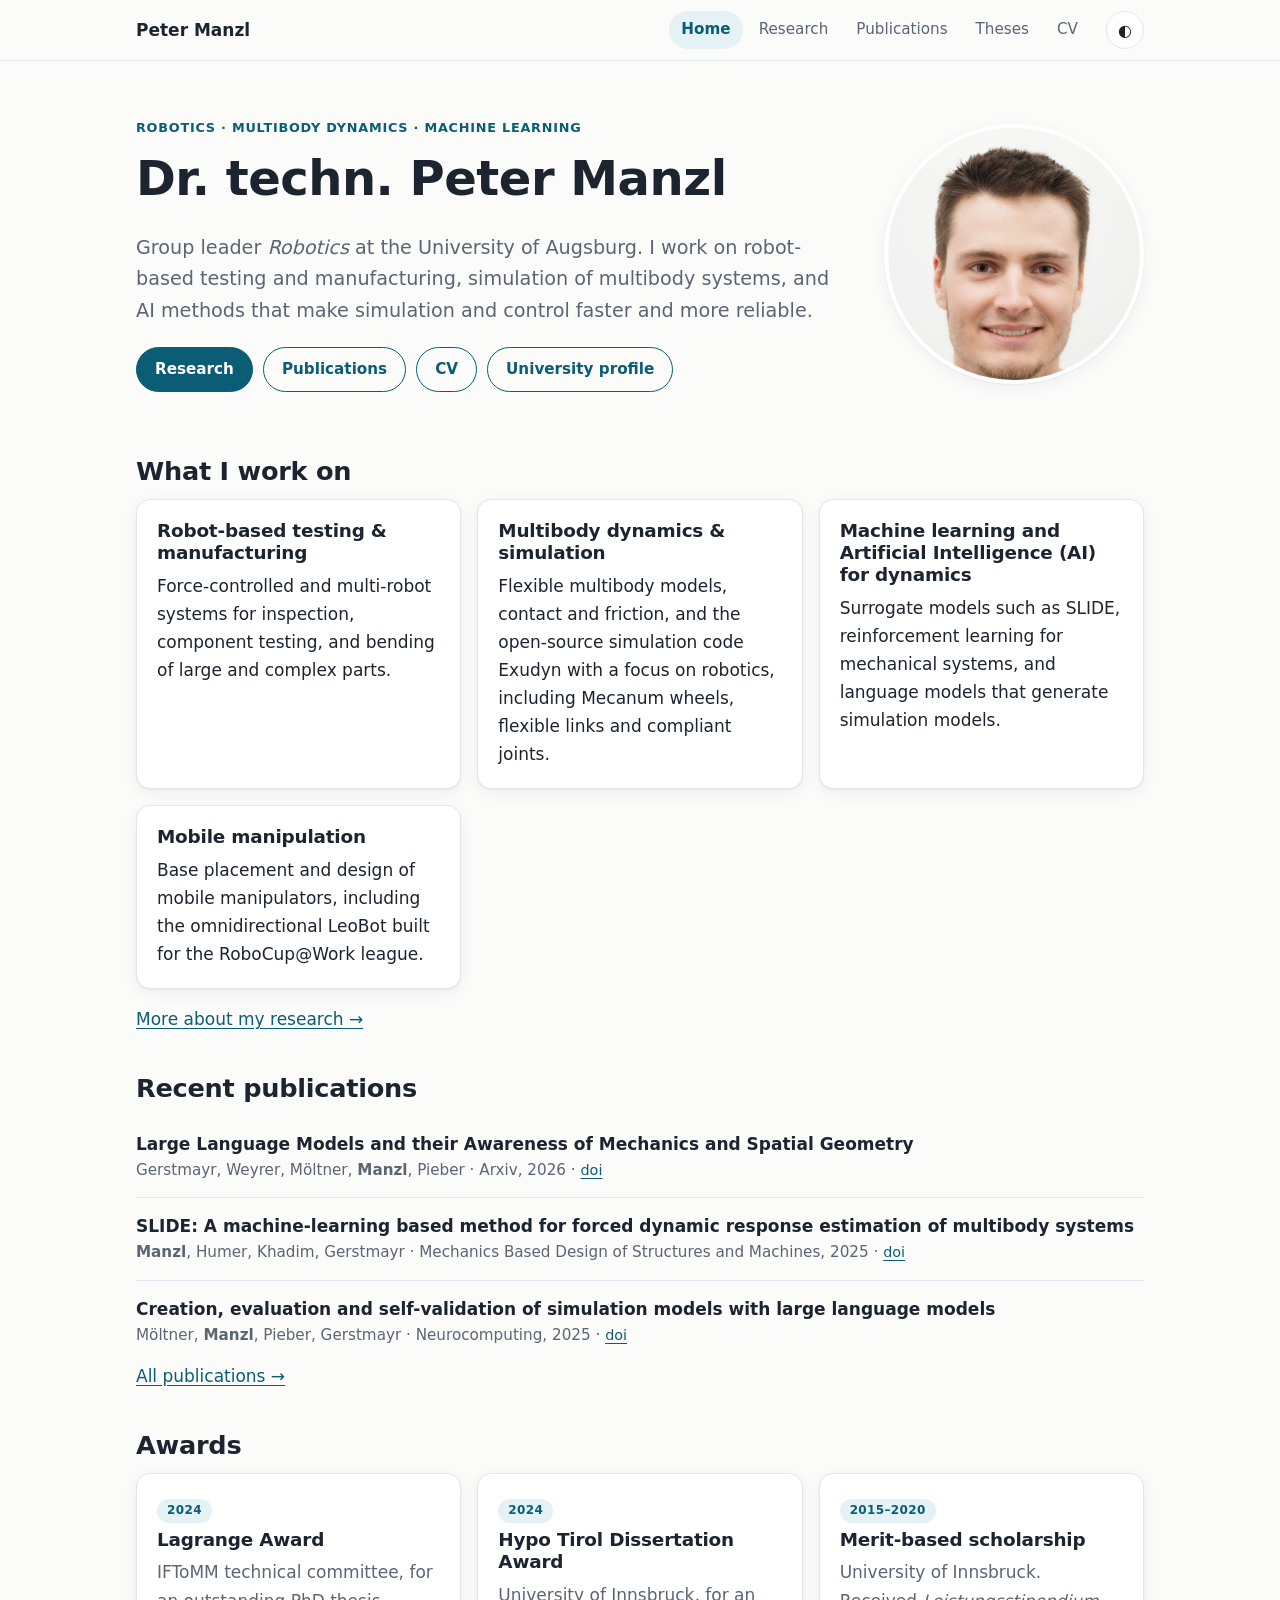
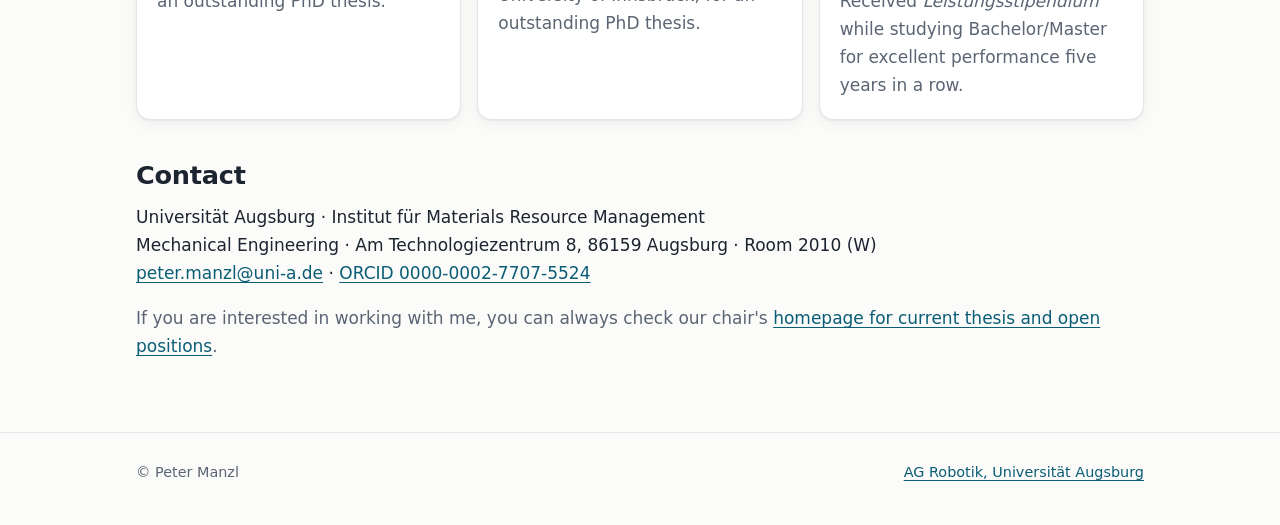
<file: index.html>
<!doctype html>
<html lang="en">
<head>
  <meta charset="utf-8">
  <meta name="viewport" content="width=device-width, initial-scale=1">
  <title>Peter Manzl – Robotics &amp; Multibody Dynamics</title>
  <meta name="description" content="Peter Manzl, group leader Robotics at the University of Augsburg. Research on robotics, multibody dynamics and machine learning.">
  <link rel="icon" href="figures/Icon.png">
  <link rel="stylesheet" href="assets/style.css">
  <script src="assets/site.js" defer></script>
</head>
<body>
<header class="site-header">
  <div class="wrap">
    <a class="brand" href="index.html">Peter Manzl</a>
    <nav class="nav" id="nav" aria-label="Main">
      <a href="index.html" aria-current="page">Home</a>
      <a href="research.html">Research</a>
      <a href="literature.html">Publications</a>
      <a href="theses.html">Theses</a>
      <a href="cv.html">CV</a>
    </nav>
    <button class="icon-btn" id="theme-toggle" aria-label="Toggle light/dark mode">◐</button>
    <button class="icon-btn" id="nav-toggle" aria-label="Menu" aria-expanded="false">☰</button>
  </div>
</header>

<main>
  <section class="hero">
    <div class="wrap">
      <div>
        <p class="eyebrow">Robotics · Multibody Dynamics · Machine Learning</p>
        <h1>Dr. techn. Peter Manzl</h1>
        <p class="lead">Group leader <em>Robotics</em> at the University of Augsburg. I work on robot-based testing and manufacturing, simulation of multibody systems, and AI methods that make simulation and control faster and more reliable.</p>
        <div class="btn-row">
          <a class="btn primary" href="research.html">Research</a>
          <a class="btn" href="literature.html">Publications</a>
          <a class="btn" href="cv.html">CV</a>
          <a class="btn" href="https://www.uni-augsburg.de/de/fakultaet/mntf/mrm/prof/mech/team/dr-techn-peter-manzl/">University profile</a>
        </div>
      </div>
      <img class="portrait" src="figures/portrait.jpg" alt="Portrait of Peter Manzl" width="260" height="260">
    </div>
  </section>

  <section class="wrap">
    <h2>What I work on</h2>
    <div class="grid">
      <article class="card">
        <h3>Robot-based testing &amp; manufacturing</h3>
        <p>Force-controlled and multi-robot systems for inspection, component testing, and bending of large and complex parts.</p>
      </article>
      <article class="card">
        <h3>Multibody dynamics &amp; simulation</h3>
        <p>Flexible multibody models, contact and friction, and the open-source simulation code Exudyn with a focus on robotics, including Mecanum wheels, flexible links and compliant joints.</p>
      </article>
      <article class="card">
        <h3>Machine learning and Artificial Intelligence (AI) for dynamics</h3>
        <p>Surrogate models such as SLIDE, reinforcement learning for mechanical systems, and language models that generate simulation models.</p>
      </article>
      <article class="card">
        <h3>Mobile manipulation</h3>
        <p>Base placement and design of mobile manipulators, including the omnidirectional LeoBot built for the RoboCup@Work league.</p>
      </article>
    </div>
    <p style="margin-top:16px"><a href="research.html">More about my research →</a></p>

    <h2>Recent publications</h2>
    <ul class="pubs">      <li>
        <div class="title">Large Language Models and their Awareness of Mechanics and Spatial Geometry</div>
        <div class="venue">Gerstmayr, Weyrer, Möltner, <strong>Manzl</strong>, Pieber · Arxiv, 2026 · <a class="doi" href="https://doi.org/10.48550/arXiv.2608.14615">doi</a></div>
      </li>
      <li>
        <div class="title">SLIDE: A machine-learning based method for forced dynamic response estimation of multibody systems</div>
        <div class="venue"><strong>Manzl</strong>, Humer, Khadim, Gerstmayr · Mechanics Based Design of Structures and Machines, 2025 · <a class="doi" href="https://doi.org/10.1080/15397734.2025.2559325">doi</a></div>
      </li>
      <li>
        <div class="title">Creation, evaluation and self-validation of simulation models with large language models</div>
        <div class="venue">Möltner, <strong>Manzl</strong>, Pieber, Gerstmayr · Neurocomputing, 2025 · <a class="doi" href="https://doi.org/10.1016/j.neucom.2025.132030">doi</a></div>
      </li>
    </ul>
    <p><a href="literature.html">All publications →</a></p>

    <h2>Awards</h2>
    <div class="grid">
      <article class="card"><span class="tag">2024</span><h3>Lagrange Award</h3><p class="muted">IFToMM technical committee, for an outstanding PhD thesis.</p></article>
      <article class="card"><span class="tag">2024</span><h3>Hypo Tirol Dissertation Award</h3><p class="muted">University of Innsbruck, for an outstanding PhD thesis.</p></article>
      <article class="card"><span class="tag">2015–2020</span><h3>Merit-based scholarship</h3><p class="muted">University of Innsbruck. Received <em>Leistungsstipendium</em> while studying Bachelor/Master for excellent performance five years in a row.</p></article>
    </div>

    <h2 id="contact">Contact</h2>
    <p>
      Universität Augsburg · Institut für Materials Resource Management<br>
      Mechanical Engineering · Am Technologiezentrum 8, 86159 Augsburg · Room 2010 (W)<br>
      <a href="mailto:peter.manzl@uni-a.de">peter.manzl@uni-a.de</a> ·
      <a href="https://orcid.org/0000-0002-7707-5524">ORCID 0000-0002-7707-5524</a>
    </p>
    <p class="muted">If you are interested in working with me, you can always check our chair's <a href="https://www.uni-augsburg.de/de/fakultaet/mntf/mrm/prof/mech/stellenangebote/">homepage for current thesis and open positions</a>.</p>
  </section>
</main>

<footer class="site-footer">
  <div class="wrap">
    <span>© Peter Manzl</span>
    <span><a href="https://www.uni-augsburg.de/de/fakultaet/mntf/mrm/prof/mech/forschung/ag-robotik/">AG Robotik, Universität Augsburg</a></span>
  </div>
</footer>
</body>
</html>
</file>
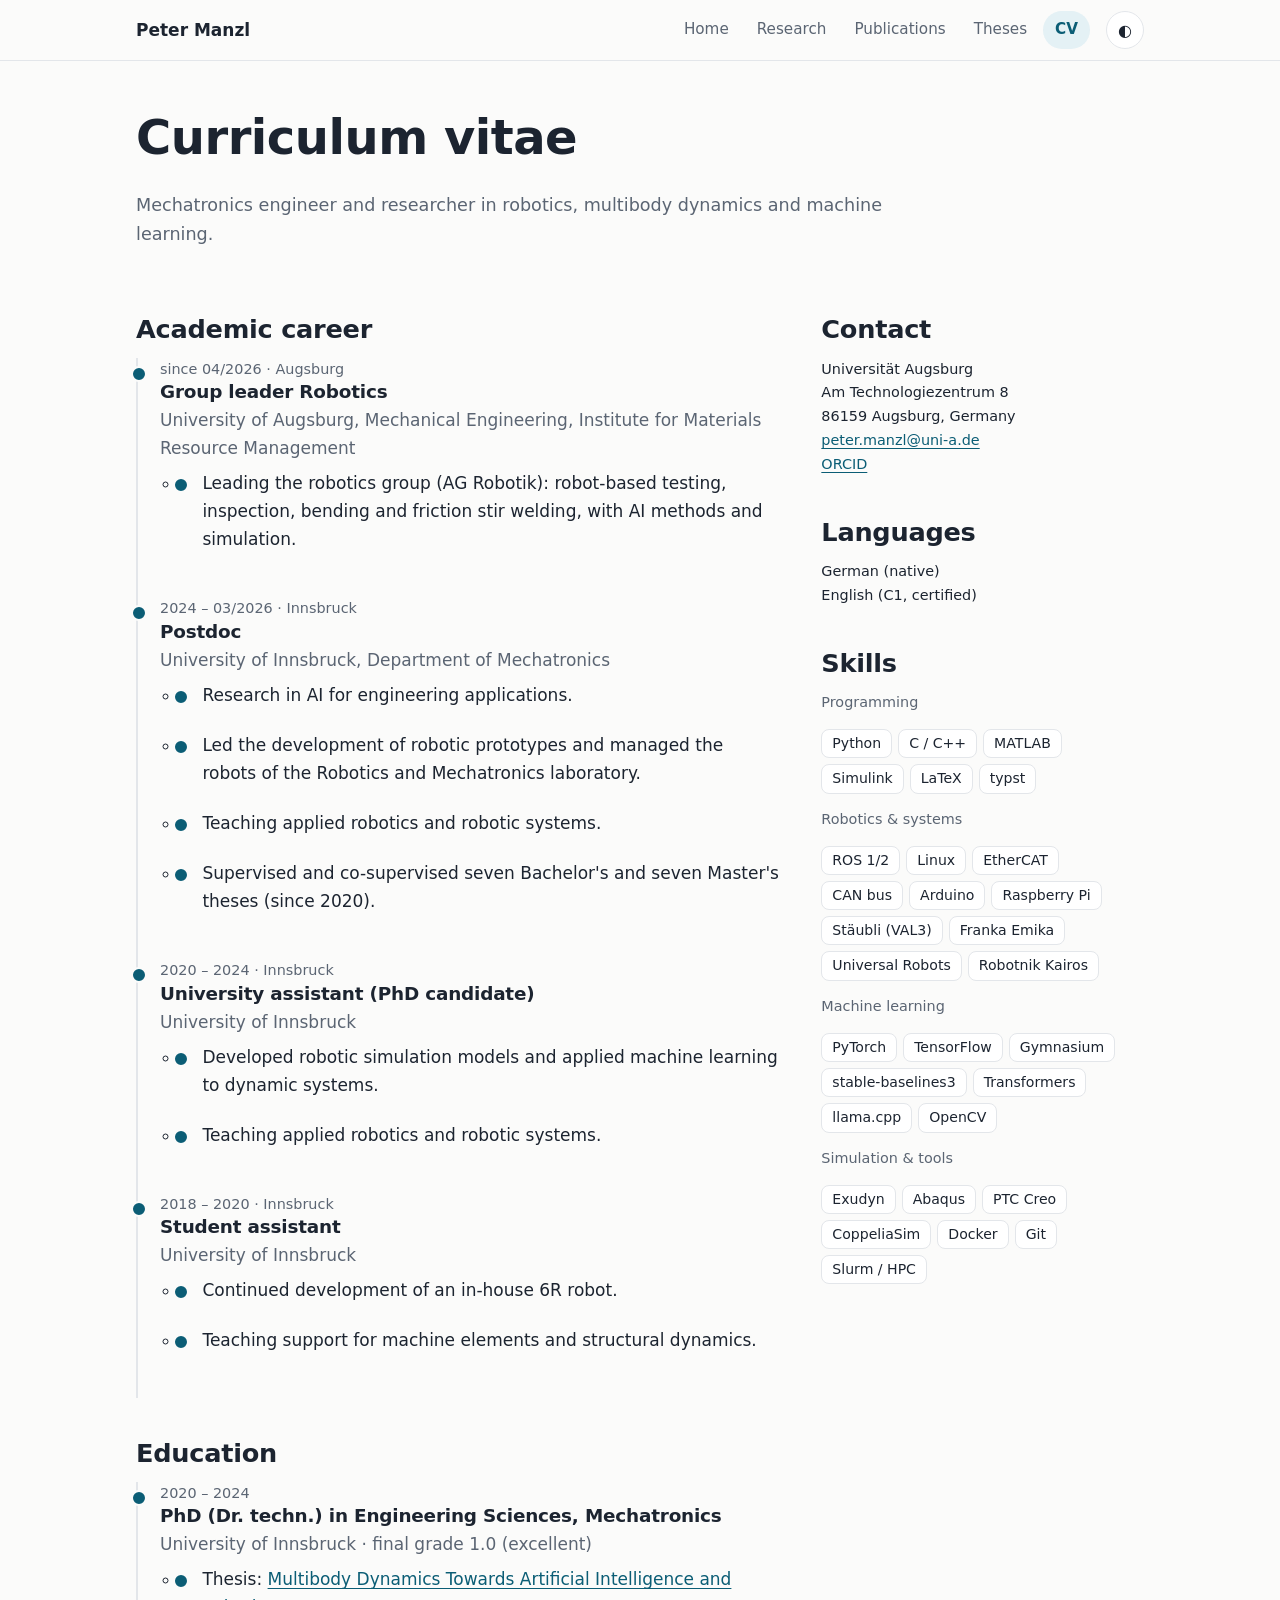
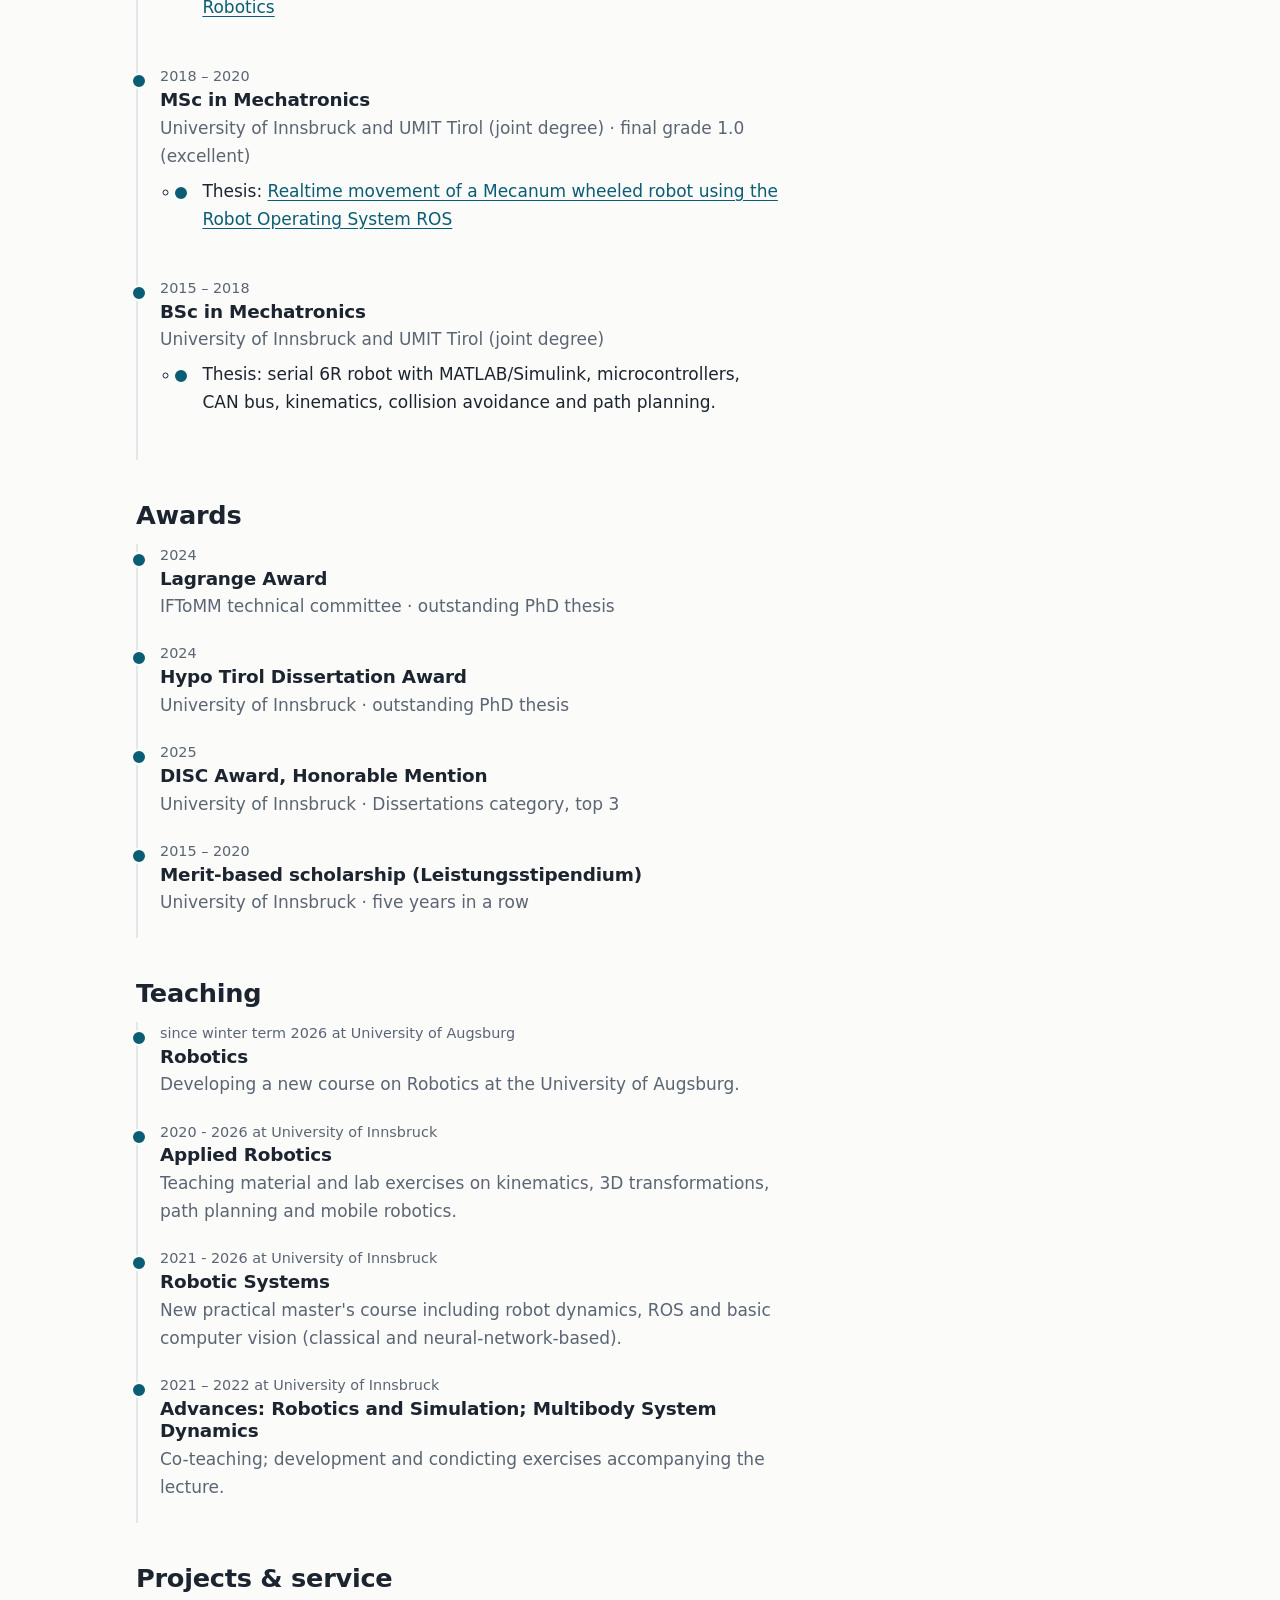
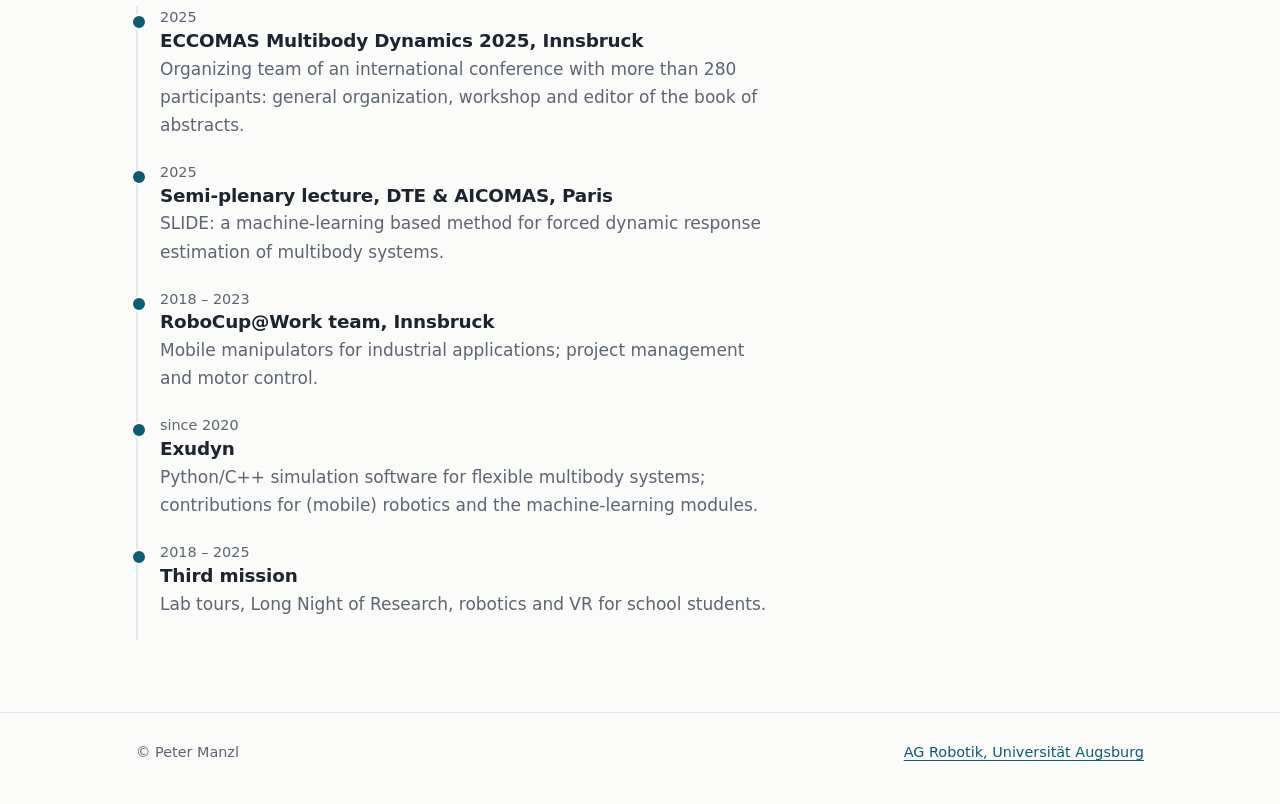
<file: cv.html>
<!doctype html>
<html lang="en">
<head>
  <meta charset="utf-8">
  <meta name="viewport" content="width=device-width, initial-scale=1">
  <title>CV – Peter Manzl</title>
  <meta name="description" content="Curriculum vitae of Peter Manzl: academic career, education, awards, teaching, projects and skills.">
  <link rel="icon" href="figures/Icon.png">
  <link rel="stylesheet" href="assets/style.css">
  <script src="assets/site.js" defer></script>
</head>
<body>
<header class="site-header">
  <div class="wrap">
    <a class="brand" href="index.html">Peter Manzl</a>
    <nav class="nav" id="nav" aria-label="Main">
      <a href="index.html">Home</a>
      <a href="research.html">Research</a>
      <a href="literature.html">Publications</a>
      <a href="theses.html">Theses</a>
      <a href="cv.html" aria-current="page">CV</a>
    </nav>
    <button class="icon-btn" id="theme-toggle" aria-label="Toggle light/dark mode">◐</button>
    <button class="icon-btn" id="nav-toggle" aria-label="Menu" aria-expanded="false">☰</button>
  </div>
</header>

<main class="wrap">
  <div class="page-head">
    <h1>Curriculum vitae</h1>
    <p>Mechatronics engineer and researcher in robotics, multibody dynamics and machine learning.</p>
  </div>

  <div class="two-col">
    <div>
      <h2>Academic career</h2>
      <ul class="timeline">
        <li>
          <div class="when">since 04/2026 · Augsburg</div>
          <h3>Group leader Robotics</h3>
          <div class="muted">University of Augsburg, Mechanical Engineering, Institute for Materials Resource Management</div>
          <ul><li>Leading the robotics group (AG Robotik): robot-based testing, inspection, bending and friction stir welding, with AI methods and simulation.</li></ul>
        </li>
        <li>
          <div class="when">2024 – 03/2026 · Innsbruck</div>
          <h3>Postdoc</h3>
          <div class="muted">University of Innsbruck, Department of Mechatronics</div>
          <ul>
            <li>Research in AI for engineering applications.</li>
            <li>Led the development of robotic prototypes and managed the robots of the Robotics and Mechatronics laboratory.</li>
            <li>Teaching applied robotics and robotic systems.</li>
            <li>Supervised and co-supervised seven Bachelor's and seven Master's theses (since 2020).</li>
          </ul>
        </li>
        <li>
          <div class="when">2020 – 2024 · Innsbruck</div>
          <h3>University assistant (PhD candidate)</h3>
          <div class="muted">University of Innsbruck</div>
          <ul>
            <li>Developed robotic simulation models and applied machine learning to dynamic systems.</li>
            <li>Teaching applied robotics and robotic systems.</li>
          </ul>
        </li>
        <li>
          <div class="when">2018 – 2020 · Innsbruck</div>
          <h3>Student assistant</h3>
          <div class="muted">University of Innsbruck</div>
          <ul>
            <li>Continued development of an in-house 6R robot.</li>
            <li>Teaching support for machine elements and structural dynamics.</li>
          </ul>
        </li>
      </ul>

      <h2>Education</h2>
      <ul class="timeline">
        <li>
          <div class="when">2020 – 2024</div>
          <h3>PhD (Dr. techn.) in Engineering Sciences, Mechatronics</h3>
          <div class="muted">University of Innsbruck · final grade 1.0 (excellent)</div>
          <ul><li>Thesis: <a href="theses.html">Multibody Dynamics Towards Artificial Intelligence and Robotics</a></li></ul>
        </li>
        <li>
          <div class="when">2018 – 2020</div>
          <h3>MSc in Mechatronics</h3>
          <div class="muted">University of Innsbruck and UMIT Tirol (joint degree) · final grade 1.0 (excellent)</div>
          <ul><li>Thesis: <a href="theses.html">Realtime movement of a Mecanum wheeled robot using the Robot Operating System ROS</a></li></ul>
        </li>
        <li>
          <div class="when">2015 – 2018</div>
          <h3>BSc in Mechatronics</h3>
          <div class="muted">University of Innsbruck and UMIT Tirol (joint degree)</div>
          <ul><li>Thesis: serial 6R robot with MATLAB/Simulink, microcontrollers, CAN bus, kinematics, collision avoidance and path planning.</li></ul>
        </li>
      </ul>

      <h2>Awards</h2>
      <ul class="timeline">
        <li><div class="when">2024</div><h3>Lagrange Award</h3><div class="muted">IFToMM technical committee · outstanding PhD thesis</div></li>
        <li><div class="when">2024</div><h3>Hypo Tirol Dissertation Award</h3><div class="muted">University of Innsbruck · outstanding PhD thesis</div></li>
        <li><div class="when">2025</div><h3>DISC Award, Honorable Mention</h3><div class="muted">University of Innsbruck · Dissertations category, top 3</div></li>
        <li><div class="when">2015 – 2020</div><h3>Merit-based scholarship (Leistungsstipendium)</h3><div class="muted">University of Innsbruck · five years in a row</div></li>
      </ul>

      <h2>Teaching</h2>
      <ul class="timeline">
        <li><div class="when">since winter term 2026 at University of Augsburg</div><h3>Robotics</h3><div class="muted">Developing a new course on Robotics at the University of Augsburg. </div></li>
        <li><div class="when">2020 - 2026 at University of Innsbruck</div><h3>Applied Robotics </h3><div class="muted">Teaching material and lab exercises on kinematics, 3D transformations, path planning and mobile robotics.</div></li>
        <li><div class="when">2021 - 2026 at University of Innsbruck</div><h3>Robotic Systems </h3><div class="muted">New practical master's course including robot dynamics, ROS and basic computer vision (classical and neural-network-based).</div></li>
        <li><div class="when">2021 – 2022 at University of Innsbruck</div><h3>Advances: Robotics and Simulation; Multibody System Dynamics  </h3><div class="muted">Co-teaching; development and condicting exercises accompanying the lecture.</div></li>
      </ul>

      <h2>Projects &amp; service</h2>
      <ul class="timeline">
        <li><div class="when">2025</div><h3>ECCOMAS Multibody Dynamics 2025, Innsbruck</h3><div class="muted">Organizing team of an international conference with more than 280 participants: general organization, workshop and editor of the book of abstracts.</div></li>
        <li><div class="when">2025</div><h3>Semi-plenary lecture, DTE &amp; AICOMAS, Paris</h3><div class="muted">SLIDE: a machine-learning based method for forced dynamic response estimation of multibody systems.</div></li>
        <li><div class="when">2018 – 2023</div><h3>RoboCup@Work team, Innsbruck</h3><div class="muted">Mobile manipulators for industrial applications; project management and motor control.</div></li>
        <li><div class="when">since 2020</div><h3>Exudyn</h3><div class="muted">Python/C++ simulation software for flexible multibody systems; contributions for (mobile) robotics and the machine-learning modules.</div></li>
        <li><div class="when">2018 – 2025</div><h3>Third mission</h3><div class="muted">Lab tours, Long Night of Research, robotics and VR for school students.</div></li>
      </ul>
    </div>

    <aside>
      <h2>Contact</h2>
      <p class="small">
        Universität Augsburg<br>
        Am Technologiezentrum 8<br>
        86159 Augsburg, Germany<br>
        <a href="mailto:peter.manzl@uni-a.de">peter.manzl@uni-a.de</a><br>
        <a href="https://orcid.org/0000-0002-7707-5524">ORCID</a>
      </p>

      <h2>Languages</h2>
      <p class="small">German (native)<br>English (C1, certified)</p>

      <h2>Skills</h2>
      <p class="small muted">Programming</p>
      <div class="chips"><span>Python</span><span>C / C++</span><span>MATLAB</span><span>Simulink</span><span>LaTeX</span><span>typst</span></div>
      <p class="small muted">Robotics &amp; systems</p>
      <div class="chips"><span>ROS 1/2</span><span>Linux</span><span>EtherCAT</span><span>CAN bus</span><span>Arduino</span><span>Raspberry Pi</span><span>Stäubli (VAL3)</span><span>Franka Emika</span><span>Universal Robots</span><span>Robotnik Kairos</span></div>
      <p class="small muted">Machine learning</p>
      <div class="chips"><span>PyTorch</span><span>TensorFlow</span><span>Gymnasium</span><span>stable-baselines3</span><span>Transformers</span><span>llama.cpp</span><span>OpenCV</span></div>
      <p class="small muted">Simulation &amp; tools</p>
      <div class="chips"><span>Exudyn</span><span>Abaqus</span><span>PTC Creo</span><span>CoppeliaSim</span><span>Docker</span><span>Git</span><span>Slurm / HPC</span></div>
    </aside>
  </div>
</main>

<footer class="site-footer">
  <div class="wrap">
    <span>© Peter Manzl</span>
    <span><a href="https://www.uni-augsburg.de/de/fakultaet/mntf/mrm/prof/mech/forschung/ag-robotik/">AG Robotik, Universität Augsburg</a></span>
  </div>
</footer>
</body>
</html>
</file>
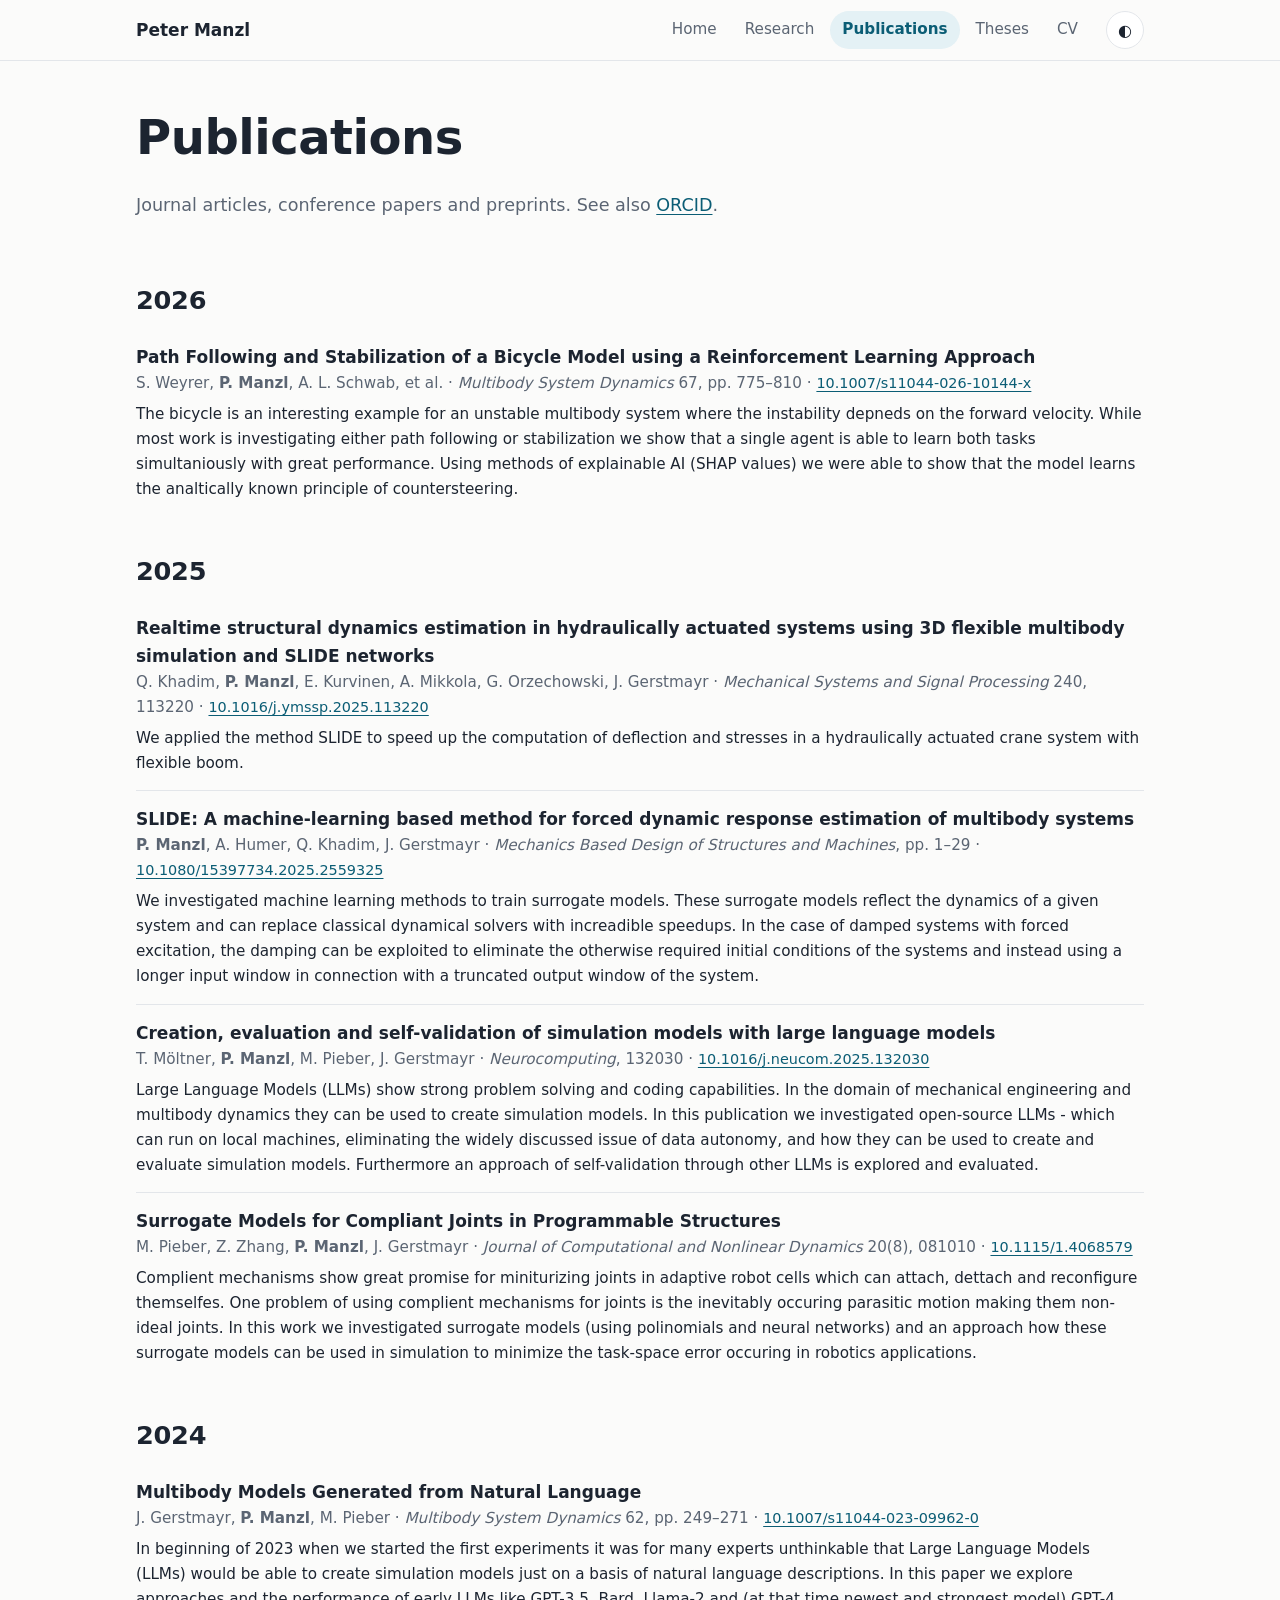
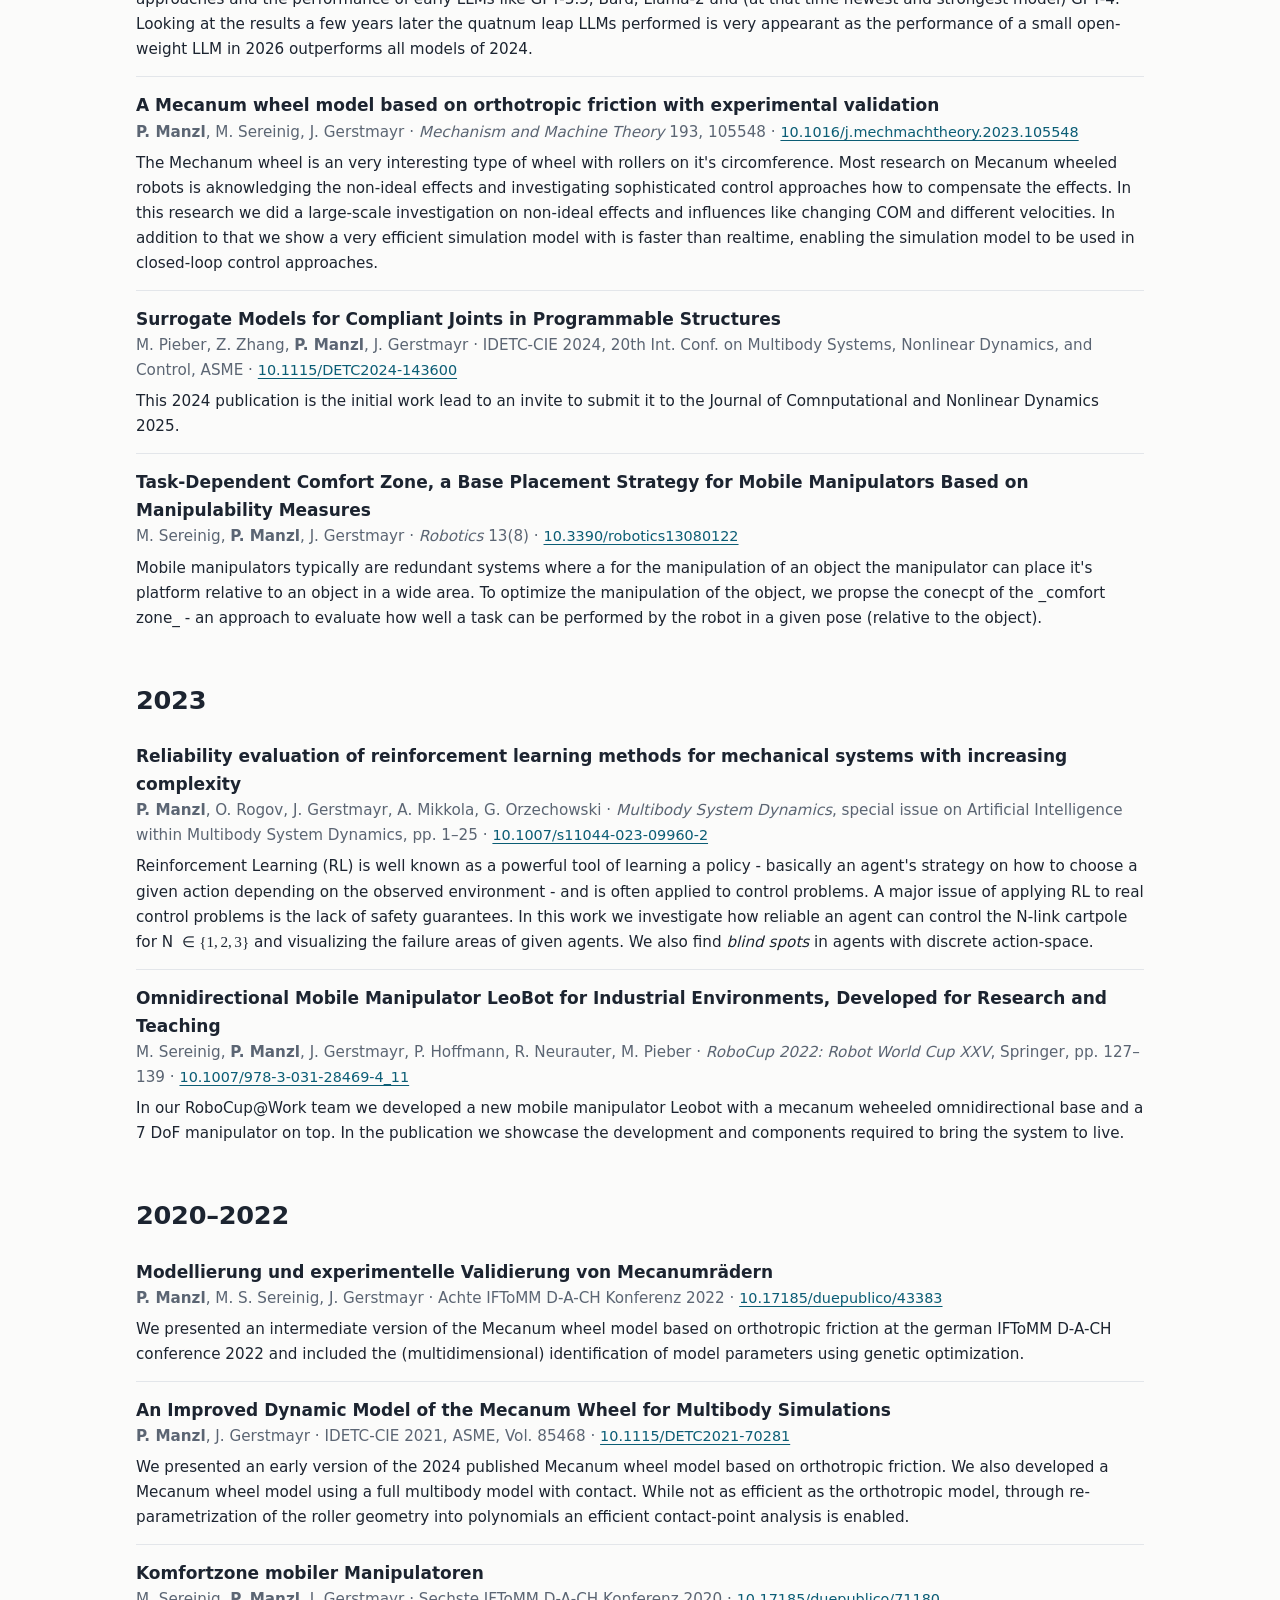
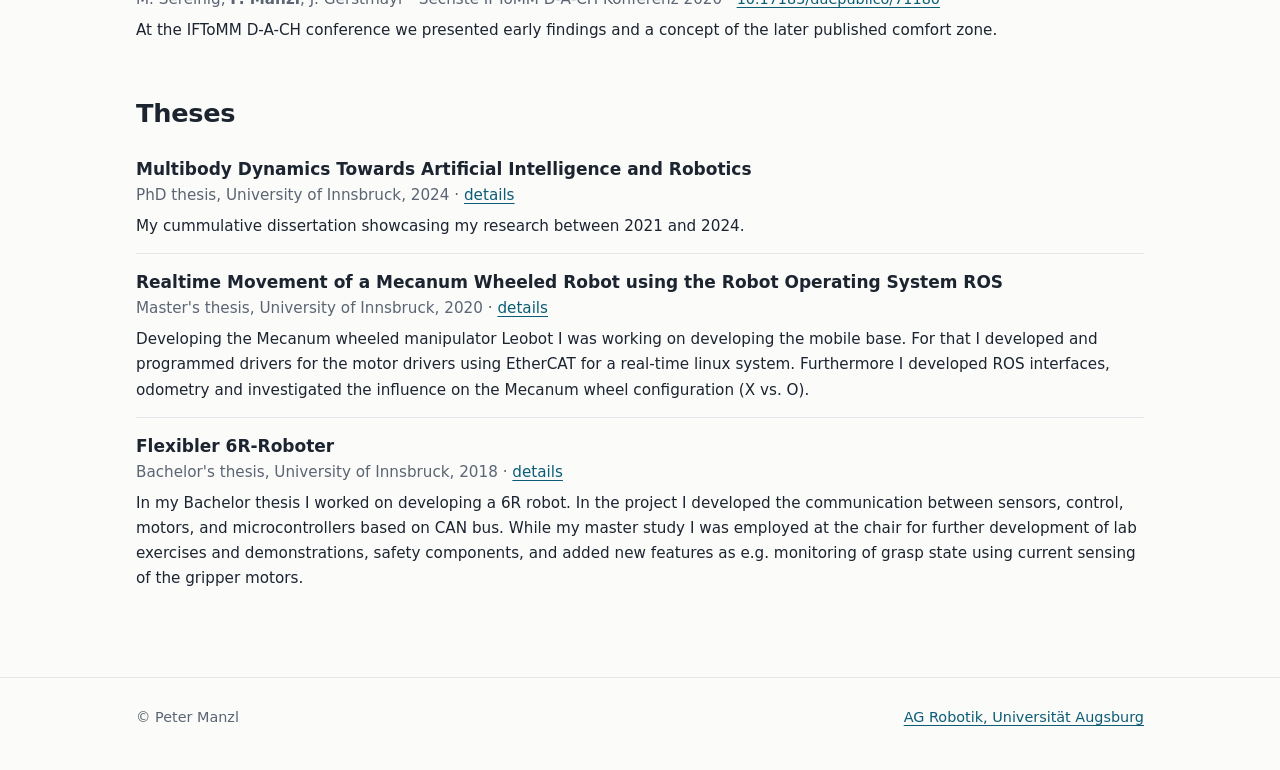
<file: literature.html>
<!doctype html>
<html lang="en">
<head>
  <meta charset="utf-8">
  <meta name="viewport" content="width=device-width, initial-scale=1">
  <title>Publications – Peter Manzl</title>
  <meta name="description" content="List of publications by Peter Manzl: journal articles and conference papers on multibody dynamics, robotics and machine learning.">
  <link rel="icon" href="figures/Icon.png">
  <link rel="stylesheet" href="assets/style.css">
  <script src="assets/site.js" defer></script>
</head>
<body>
<header class="site-header">
  <div class="wrap">
    <a class="brand" href="index.html">Peter Manzl</a>
    <nav class="nav" id="nav" aria-label="Main">
      <a href="index.html">Home</a>
      <a href="research.html">Research</a>
      <a href="literature.html" aria-current="page">Publications</a>
      <a href="theses.html">Theses</a>
      <a href="cv.html">CV</a>
    </nav>
    <button class="icon-btn" id="theme-toggle" aria-label="Toggle light/dark mode">◐</button>
    <button class="icon-btn" id="nav-toggle" aria-label="Menu" aria-expanded="false">☰</button>
  </div>
</header>

<main class="wrap">
  <div class="page-head">
    <h1>Publications</h1>
    <p>Journal articles, conference papers and preprints. See also <a href="https://orcid.org/0000-0002-7707-5524">ORCID</a>.</p>
  </div>
  <h2>2026</h2>
  <ul class="pubs">
    <li>
      <div class="title">Path Following and Stabilization of a Bicycle Model using a Reinforcement Learning Approach</div>
      <div class="venue">S. Weyrer, <strong>P. Manzl</strong>, A. L. Schwab, et al. · <em>Multibody System Dynamics</em> 67, pp. 775–810 · <a class="doi" href="https://doi.org/10.1007/s11044-026-10144-x">10.1007/s11044-026-10144-x</a></div>
      <p class="note">The bicycle is an interesting example for an unstable multibody system where the instability depneds on the forward velocity. While most work is investigating either path following or stabilization we show that a single agent is able to learn both tasks simultaniously with great performance. Using methods of explainable AI (SHAP values) we were able to show that the model learns the analtically known principle of countersteering. </p>
    </li>
  </ul>
  <h2>2025</h2>
  <ul class="pubs">
    <li>
      <div class="title">Realtime structural dynamics estimation in hydraulically actuated systems using 3D flexible multibody simulation and SLIDE networks</div>
      <div class="venue">Q. Khadim, <strong>P. Manzl</strong>, E. Kurvinen, A. Mikkola, G. Orzechowski, J. Gerstmayr · <em>Mechanical Systems and Signal Processing</em> 240, 113220 · <a class="doi" href="https://doi.org/10.1016/j.ymssp.2025.113220">10.1016/j.ymssp.2025.113220</a></div>
      <p class="note">We applied the method SLIDE to speed up the computation of deflection and stresses in a hydraulically actuated crane system with flexible boom. </p>
    </li>
    <li>
      <div class="title">SLIDE: A machine-learning based method for forced dynamic response estimation of multibody systems</div>
      <div class="venue"><strong>P. Manzl</strong>, A. Humer, Q. Khadim, J. Gerstmayr · <em>Mechanics Based Design of Structures and Machines</em>, pp. 1–29 · <a class="doi" href="https://doi.org/10.1080/15397734.2025.2559325">10.1080/15397734.2025.2559325</a></div>
      <p class="note">We investigated machine learning methods to train surrogate models. These surrogate models reflect the dynamics of a given system and can replace classical dynamical solvers with increadible speedups. In the case of damped systems with forced excitation, the damping can be exploited to eliminate the otherwise required initial conditions of the systems and instead using a longer input window in connection with a truncated output window of the system. </p>
    </li>
    <li>
      <div class="title">Creation, evaluation and self-validation of simulation models with large language models</div>
      <div class="venue">T. Möltner, <strong>P. Manzl</strong>, M. Pieber, J. Gerstmayr · <em>Neurocomputing</em>, 132030 · <a class="doi" href="https://doi.org/10.1016/j.neucom.2025.132030">10.1016/j.neucom.2025.132030</a></div>
      <p class="note">Large Language Models (LLMs) show strong problem solving and coding capabilities. In the domain of mechanical engineering and multibody dynamics they can be used to create simulation models. In this publication we investigated open-source LLMs - which can run on local machines, eliminating the widely discussed issue of data autonomy, and how they can be used to create and evaluate simulation models. Furthermore an approach of self-validation through other LLMs is explored and evaluated. 
      </p>
    </li>
    <li>
      <div class="title">Surrogate Models for Compliant Joints in Programmable Structures</div>
      <div class="venue">M. Pieber, Z. Zhang, <strong>P. Manzl</strong>, J. Gerstmayr · <em>Journal of Computational and Nonlinear Dynamics</em> 20(8), 081010 · <a class="doi" href="https://doi.org/10.1115/1.4068579">10.1115/1.4068579</a></div>
      <p class="note">Complient mechanisms show great promise for miniturizing joints in adaptive robot cells which can attach, dettach and reconfigure themselfes. One problem of using complient mechanisms for joints is the inevitably occuring parasitic motion making them non-ideal joints. In this work we investigated surrogate models (using polinomials and neural networks) and an approach how these surrogate models can be used in simulation to minimize the task-space error occuring in robotics applications.</p>
    </li>
  </ul>

  <h2>2024</h2>
  <ul class="pubs">
    <li>
      <div class="title">Multibody Models Generated from Natural Language</div>
      <div class="venue">J. Gerstmayr, <strong>P. Manzl</strong>, M. Pieber · <em>Multibody System Dynamics</em> 62, pp. 249–271 · <a class="doi" href="https://doi.org/10.1007/s11044-023-09962-0">10.1007/s11044-023-09962-0</a></div>
      <p class="note">In beginning of 2023 when we started the first experiments it was for many experts unthinkable that Large Language Models (LLMs) would be able to create simulation models just on a basis of natural language descriptions. In this paper we explore approaches and the performance of early LLMs like GPT-3.5, Bard, Llama-2 and (at that time newest and strongest model) GPT-4. Looking at the results a few years later the quatnum leap LLMs performed is very appearant as the performance of a small open-weight LLM in 2026 outperforms all models of 2024. </p>
    </li>
    <li>
      <div class="title">A Mecanum wheel model based on orthotropic friction with experimental validation</div>
      <div class="venue"><strong>P. Manzl</strong>, M. Sereinig, J. Gerstmayr · <em>Mechanism and Machine Theory</em> 193, 105548 · <a class="doi" href="https://doi.org/10.1016/j.mechmachtheory.2023.105548">10.1016/j.mechmachtheory.2023.105548</a></div>
      <p class="note">The Mechanum wheel is an very interesting type of wheel with rollers on it's circomference. Most research on Mecanum wheeled robots is aknowledging the non-ideal effects and investigating sophisticated control approaches how to compensate the effects. In this research we did a large-scale investigation on non-ideal effects and influences like changing COM and different velocities. In addition to that we show a very efficient simulation model with is faster than realtime, enabling the simulation model to be used in closed-loop control approaches. </p>
    </li>
    <li>
      <div class="title">Surrogate Models for Compliant Joints in Programmable Structures</div>
      <div class="venue">M. Pieber, Z. Zhang, <strong>P. Manzl</strong>, J. Gerstmayr · IDETC-CIE 2024, 20th Int. Conf. on Multibody Systems, Nonlinear Dynamics, and Control, ASME · <a class="doi" href="https://doi.org/10.1115/DETC2024-143600">10.1115/DETC2024-143600</a></div>
      <p class="note">This 2024 publication is the initial work lead to an invite to submit it to the Journal of Comnputational and Nonlinear Dynamics 2025. </p>
    </li>
    <li>
      <div class="title">Task-Dependent Comfort Zone, a Base Placement Strategy for Mobile Manipulators Based on Manipulability Measures</div>
      <div class="venue">M. Sereinig, <strong>P. Manzl</strong>, J. Gerstmayr · <em>Robotics</em> 13(8) · <a class="doi" href="https://doi.org/10.3390/robotics13080122">10.3390/robotics13080122</a></div>
      <p class="note">Mobile manipulators typically are redundant systems where a for the manipulation of an object the manipulator can place it's platform relative to an object in a wide area. To optimize the manipulation of the object, we propse the conecpt of the _comfort zone_ - an approach to evaluate how well a task can be performed by the robot in a given pose (relative to the object). </p>
    </li>
  </ul>

  <h2>2023</h2>
  <ul class="pubs">
    <li>
      <div class="title">Reliability evaluation of reinforcement learning methods for mechanical systems with increasing complexity</div>
      <div class="venue"><strong>P. Manzl</strong>, O. Rogov, J. Gerstmayr, A. Mikkola, G. Orzechowski · <em>Multibody System Dynamics</em>, special issue on Artificial Intelligence within Multibody System Dynamics, pp. 1–25 · <a class="doi" href="https://doi.org/10.1007/s11044-023-09960-2">10.1007/s11044-023-09960-2</a></div>
      <p class="note">Reinforcement Learning (RL) is well known as a powerful tool of learning a policy - basically an agent's strategy on how to choose a given action depending on the observed environment - and is often applied to control problems. A major issue of applying RL to real control problems is the lack of safety guarantees. In this work we investigate how reliable an agent can control the N-link cartpole for N <math><mo>∈</mo><mrow><mo>{</mo><mn>1</mn><mo>,</mo><mn>2</mn><mo>,</mo><mn>3</mn><mo>}</mo></mrow></math> and visualizing the failure areas of given agents. We also find <em>blind spots</em> in agents with discrete action-space. </p>
    </li>
    <li>
      <div class="title">Omnidirectional Mobile Manipulator LeoBot for Industrial Environments, Developed for Research and Teaching</div>
      <div class="venue">M. Sereinig, <strong>P. Manzl</strong>, J. Gerstmayr, P. Hoffmann, R. Neurauter, M. Pieber · <em>RoboCup 2022: Robot World Cup XXV</em>, Springer, pp. 127–139 · <a class="doi" href="https://doi.org/10.1007/978-3-031-28469-4_11">10.1007/978-3-031-28469-4_11</a></div>
      <p class="note">In our RoboCup@Work team we developed a new mobile manipulator Leobot with a mecanum weheeled omnidirectional base and a 7 DoF manipulator on top. In the publication we showcase the development and components required to bring the system to live. </p>
    </li>
  </ul>

  <h2>2020–2022</h2>
  <ul class="pubs">
    <li>
      <div class="title">Modellierung und experimentelle Validierung von Mecanumrädern</div>
      <div class="venue"><strong>P. Manzl</strong>, M. S. Sereinig, J. Gerstmayr · Achte IFToMM D-A-CH Konferenz 2022 · <a class="doi" href="https://doi.org/10.17185/duepublico/43383">10.17185/duepublico/43383</a></div>
      <p class="note">We presented an intermediate version of the Mecanum wheel model based on orthotropic friction at the german IFToMM D-A-CH conference 2022 and included the (multidimensional) identification of model parameters using genetic optimization. </p>
    </li>
    <li>
      <div class="title">An Improved Dynamic Model of the Mecanum Wheel for Multibody Simulations</div>
      <div class="venue"><strong>P. Manzl</strong>, J. Gerstmayr · IDETC-CIE 2021, ASME, Vol. 85468 · <a class="doi" href="https://doi.org/10.1115/DETC2021-70281">10.1115/DETC2021-70281</a></div>
      <p class="note">We presented an early version of the 2024 published Mecanum wheel model based on orthotropic friction. We also developed a Mecanum wheel model using a full multibody model with contact. While not as efficient as the orthotropic model, through re-parametrization of the roller geometry into polynomials an efficient contact-point analysis is enabled. </p>
    </li>
    <li>
      <div class="title">Komfortzone mobiler Manipulatoren</div>
      <div class="venue">M. Sereinig, <strong>P. Manzl</strong>, J. Gerstmayr · Sechste IFToMM D-A-CH Konferenz 2020 · <a class="doi" href="https://doi.org/10.17185/duepublico/71180">10.17185/duepublico/71180</a></div>
      <p class="note">At the IFToMM D-A-CH conference we presented early findings and a concept of the later published comfort zone. </p>
    </li>
  </ul>

  <h2>Theses</h2>
  <ul class="pubs">
    <li>
      <div class="title">Multibody Dynamics Towards Artificial Intelligence and Robotics</div>
      <div class="venue">PhD thesis, University of Innsbruck, 2024 · <a href="theses.html">details</a></div>
      <p class="note">My cummulative dissertation showcasing my research between 2021 and 2024. </p>
    </li>
    <li>
      <div class="title">Realtime Movement of a Mecanum Wheeled Robot using the Robot Operating System ROS</div>
      <div class="venue">Master's thesis, University of Innsbruck, 2020 · <a href="theses.html">details</a></div>
      <p class="note">Developing the Mecanum wheeled manipulator Leobot I was working on developing the mobile base. For that I developed and programmed drivers for the motor drivers using EtherCAT for a real-time linux system. Furthermore I developed ROS interfaces, odometry and investigated the influence on the Mecanum wheel configuration (X vs. O). </p>
    </li>
     <li>
      <div class="title">Flexibler 6R-Roboter</div>
      <div class="venue">Bachelor's thesis, University of Innsbruck, 2018 · <a href="theses.html">details</a></div>
      <p class="note">In my Bachelor thesis I worked on developing a 6R robot. In the project I developed the communication between sensors, control, motors, and microcontrollers based on CAN bus. While my master study I was employed at the chair for further development of lab exercises and demonstrations, safety components, and added new features as e.g. monitoring of grasp state using current sensing of the gripper motors. </p>
    </li>
  </ul>
</main>

<footer class="site-footer">
  <div class="wrap">
    <span>© Peter Manzl</span>
    <span><a href="https://www.uni-augsburg.de/de/fakultaet/mntf/mrm/prof/mech/forschung/ag-robotik/">AG Robotik, Universität Augsburg</a></span>
  </div>
</footer>
</body>
</html>
</file>
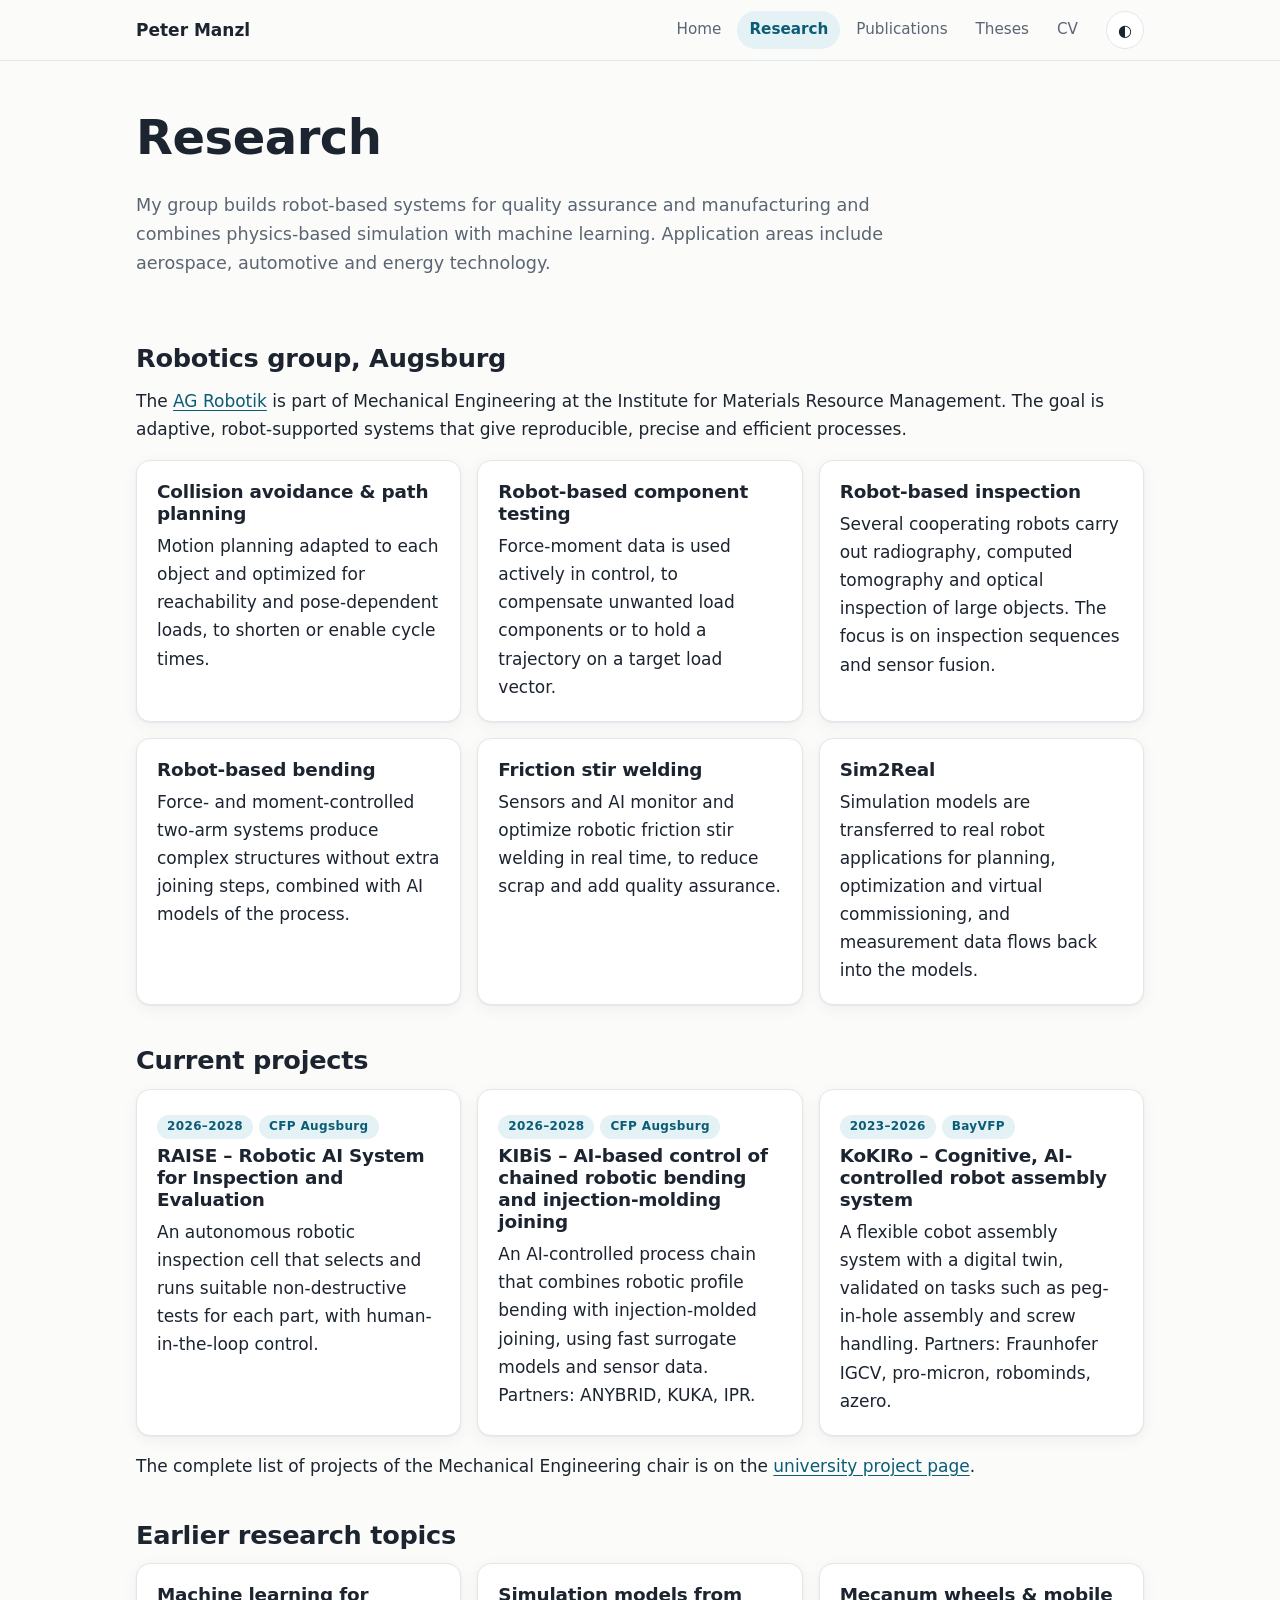
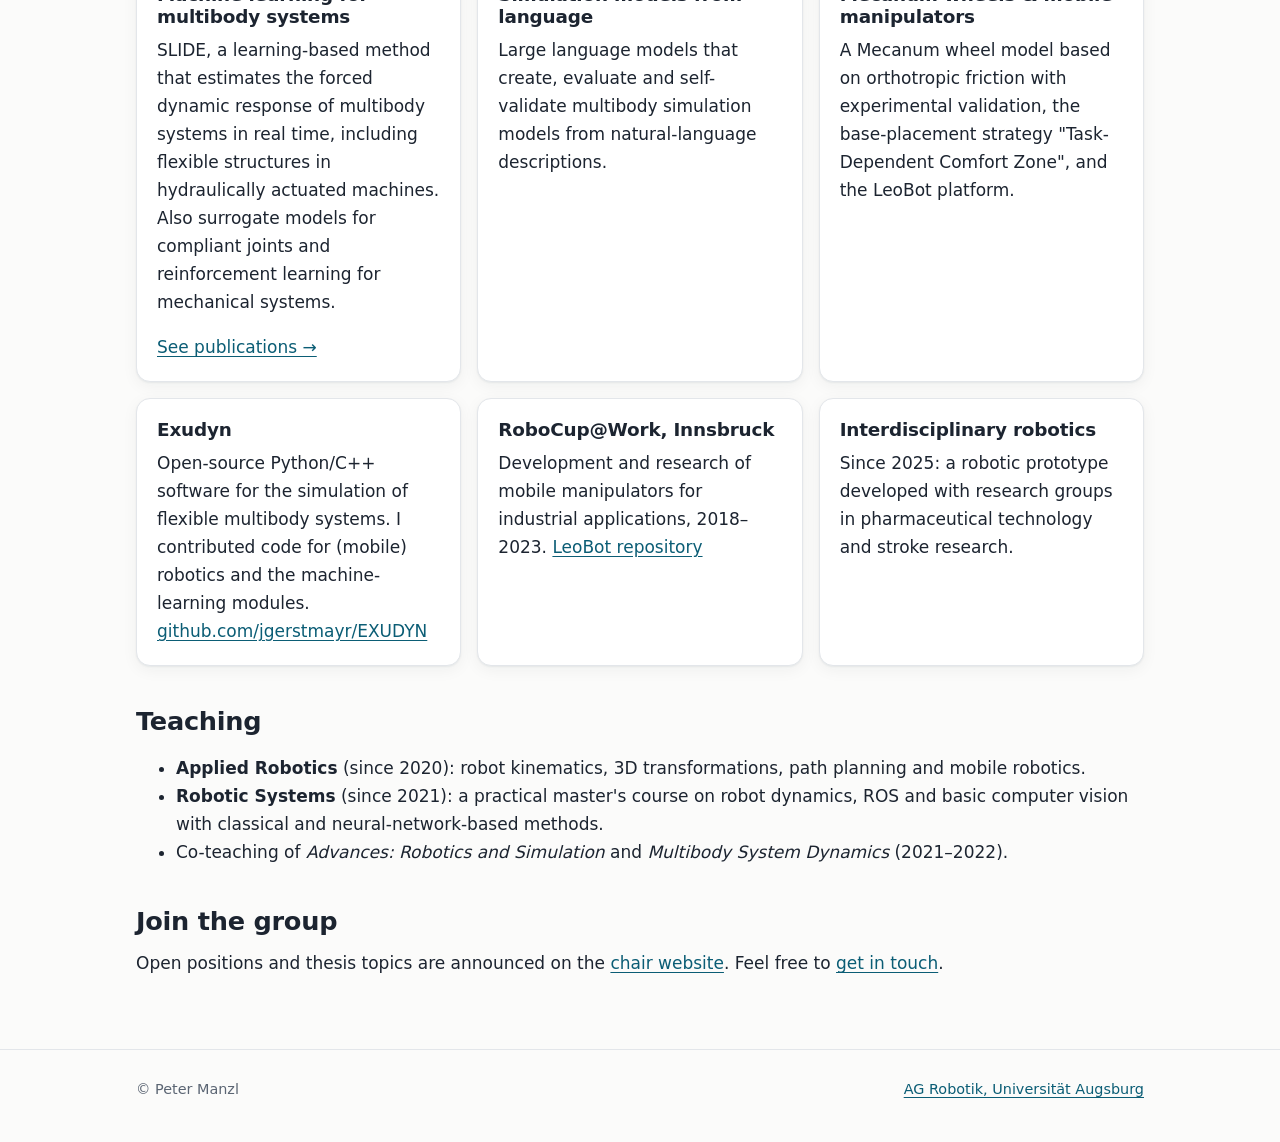
<file: research.html>
<!doctype html>
<html lang="en">
<head>
  <meta charset="utf-8">
  <meta name="viewport" content="width=device-width, initial-scale=1">
  <title>Research – Peter Manzl</title>
  <meta name="description" content="Research topics and projects: robot-based testing and manufacturing, multibody dynamics, machine learning, mobile manipulation.">
  <link rel="icon" href="figures/Icon.png">
  <link rel="stylesheet" href="assets/style.css">
  <script src="assets/site.js" defer></script>
</head>
<body>
<header class="site-header">
  <div class="wrap">
    <a class="brand" href="index.html">Peter Manzl</a>
    <nav class="nav" id="nav" aria-label="Main">
      <a href="index.html">Home</a>
      <a href="research.html" aria-current="page">Research</a>
      <a href="literature.html">Publications</a>
      <a href="theses.html">Theses</a>
      <a href="cv.html">CV</a>
    </nav>
    <button class="icon-btn" id="theme-toggle" aria-label="Toggle light/dark mode">◐</button>
    <button class="icon-btn" id="nav-toggle" aria-label="Menu" aria-expanded="false">☰</button>
  </div>
</header>

<main class="wrap">
  <div class="page-head">
    <h1>Research</h1>
    <p>My group builds robot-based systems for quality assurance and manufacturing and combines physics-based simulation with machine learning. Application areas include aerospace, automotive and energy technology.</p>
  </div>

  <h2>Robotics group, Augsburg</h2>
  <p>The <a href="https://www.uni-augsburg.de/de/fakultaet/mntf/mrm/prof/mech/forschung/ag-robotik/">AG Robotik</a> is part of Mechanical Engineering at the Institute for Materials Resource Management. The goal is adaptive, robot-supported systems that give reproducible, precise and efficient processes.</p>
  <div class="grid">
    <article class="card"><h3>Collision avoidance &amp; path planning</h3><p>Motion planning adapted to each object and optimized for reachability and pose-dependent loads, to shorten or enable cycle times.</p></article>
    <article class="card"><h3>Robot-based component testing</h3><p>Force-moment data is used actively in control, to compensate unwanted load components or to hold a trajectory on a target load vector.</p></article>
    <article class="card"><h3>Robot-based inspection</h3><p>Several cooperating robots carry out radiography, computed tomography and optical inspection of large objects. The focus is on inspection sequences and sensor fusion.</p></article>
    <article class="card"><h3>Robot-based bending</h3><p>Force- and moment-controlled two-arm systems produce complex structures without extra joining steps, combined with AI models of the process.</p></article>
    <article class="card"><h3>Friction stir welding</h3><p>Sensors and AI monitor and optimize robotic friction stir welding in real time, to reduce scrap and add quality assurance.</p></article>
    <article class="card"><h3>Sim2Real</h3><p>Simulation models are transferred to real robot applications for planning, optimization and virtual commissioning, and measurement data flows back into the models.</p></article>
  </div>

  <h2>Current projects</h2>
  <div class="grid">
    <article class="card">
      <span class="tag">2026–2028</span><span class="tag">CFP Augsburg</span>
      <h3>RAISE – Robotic AI System for Inspection and Evaluation</h3>
      <p>An autonomous robotic inspection cell that selects and runs suitable non-destructive tests for each part, with human-in-the-loop control.</p>
    </article>
    <article class="card">
      <span class="tag">2026–2028</span><span class="tag">CFP Augsburg</span>
      <h3>KIBiS – AI-based control of chained robotic bending and injection-molding joining</h3>
      <p>An AI-controlled process chain that combines robotic profile bending with injection-molded joining, using fast surrogate models and sensor data. Partners: ANYBRID, KUKA, IPR.</p>
    </article>
    <article class="card">
      <span class="tag">2023–2026</span><span class="tag">BayVFP</span>
      <h3>KoKIRo – Cognitive, AI-controlled robot assembly system</h3>
      <p>A flexible cobot assembly system with a digital twin, validated on tasks such as peg-in-hole assembly and screw handling. Partners: Fraunhofer IGCV, pro-micron, robominds, azero.</p>
    </article>
  </div>
  <p style="margin-top:16px">The complete list of projects of the Mechanical Engineering chair is on the <a href="https://www.uni-augsburg.de/de/fakultaet/mntf/mrm/prof/mech/forschung/projekte/">university project page</a>.</p>

  <h2>Earlier research topics</h2>
  <div class="grid">
    <article class="card">
      <h3>Machine learning for multibody systems</h3>
      <p>SLIDE, a learning-based method that estimates the forced dynamic response of multibody systems in real time, including flexible structures in hydraulically actuated machines. Also surrogate models for compliant joints and reinforcement learning for mechanical systems.</p>
      <p><a href="literature.html">See publications →</a></p>
    </article>
    <article class="card">
      <h3>Simulation models from language</h3>
      <p>Large language models that create, evaluate and self-validate multibody simulation models from natural-language descriptions.</p>
    </article>
    <article class="card">
      <h3>Mecanum wheels &amp; mobile manipulators</h3>
      <p>A Mecanum wheel model based on orthotropic friction with experimental validation, the base-placement strategy "Task-Dependent Comfort Zone", and the LeoBot platform.</p>
    </article>
    <article class="card">
      <h3>Exudyn</h3>
      <p>Open-source Python/C++ software for the simulation of flexible multibody systems. I contributed code for (mobile) robotics and the machine-learning modules. <a href="https://github.com/jgerstmayr/EXUDYN">github.com/jgerstmayr/EXUDYN</a></p>
    </article>
    <article class="card">
      <h3>RoboCup@Work, Innsbruck</h3>
      <p>Development and research of mobile manipulators for industrial applications, 2018–2023. <a href="https://github.com/leobot-UIBK/LeoBotRoboCup">LeoBot repository</a></p>
    </article>
    <article class="card">
      <h3>Interdisciplinary robotics</h3>
      <p>Since 2025: a robotic prototype developed with research groups in pharmaceutical technology and stroke research.</p>
    </article>
  </div>

  <h2>Teaching</h2>
  <ul>
    <li><strong>Applied Robotics</strong> (since 2020): robot kinematics, 3D transformations, path planning and mobile robotics.</li>
    <li><strong>Robotic Systems</strong> (since 2021): a practical master's course on robot dynamics, ROS and basic computer vision with classical and neural-network-based methods.</li>
    <li>Co-teaching of <em>Advances: Robotics and Simulation</em> and <em>Multibody System Dynamics</em> (2021–2022).</li>
  </ul>

  <h2>Join the group</h2>
  <p>Open positions and thesis topics are announced on the <a href="https://www.uni-augsburg.de/de/fakultaet/mntf/mrm/prof/mech/">chair website</a>. Feel free to <a href="mailto:peter.manzl@uni-a.de">get in touch</a>.</p>
</main>

<footer class="site-footer">
  <div class="wrap">
    <span>© Peter Manzl</span>
    <span><a href="https://www.uni-augsburg.de/de/fakultaet/mntf/mrm/prof/mech/forschung/ag-robotik/">AG Robotik, Universität Augsburg</a></span>
  </div>
</footer>
</body>
</html>
</file>
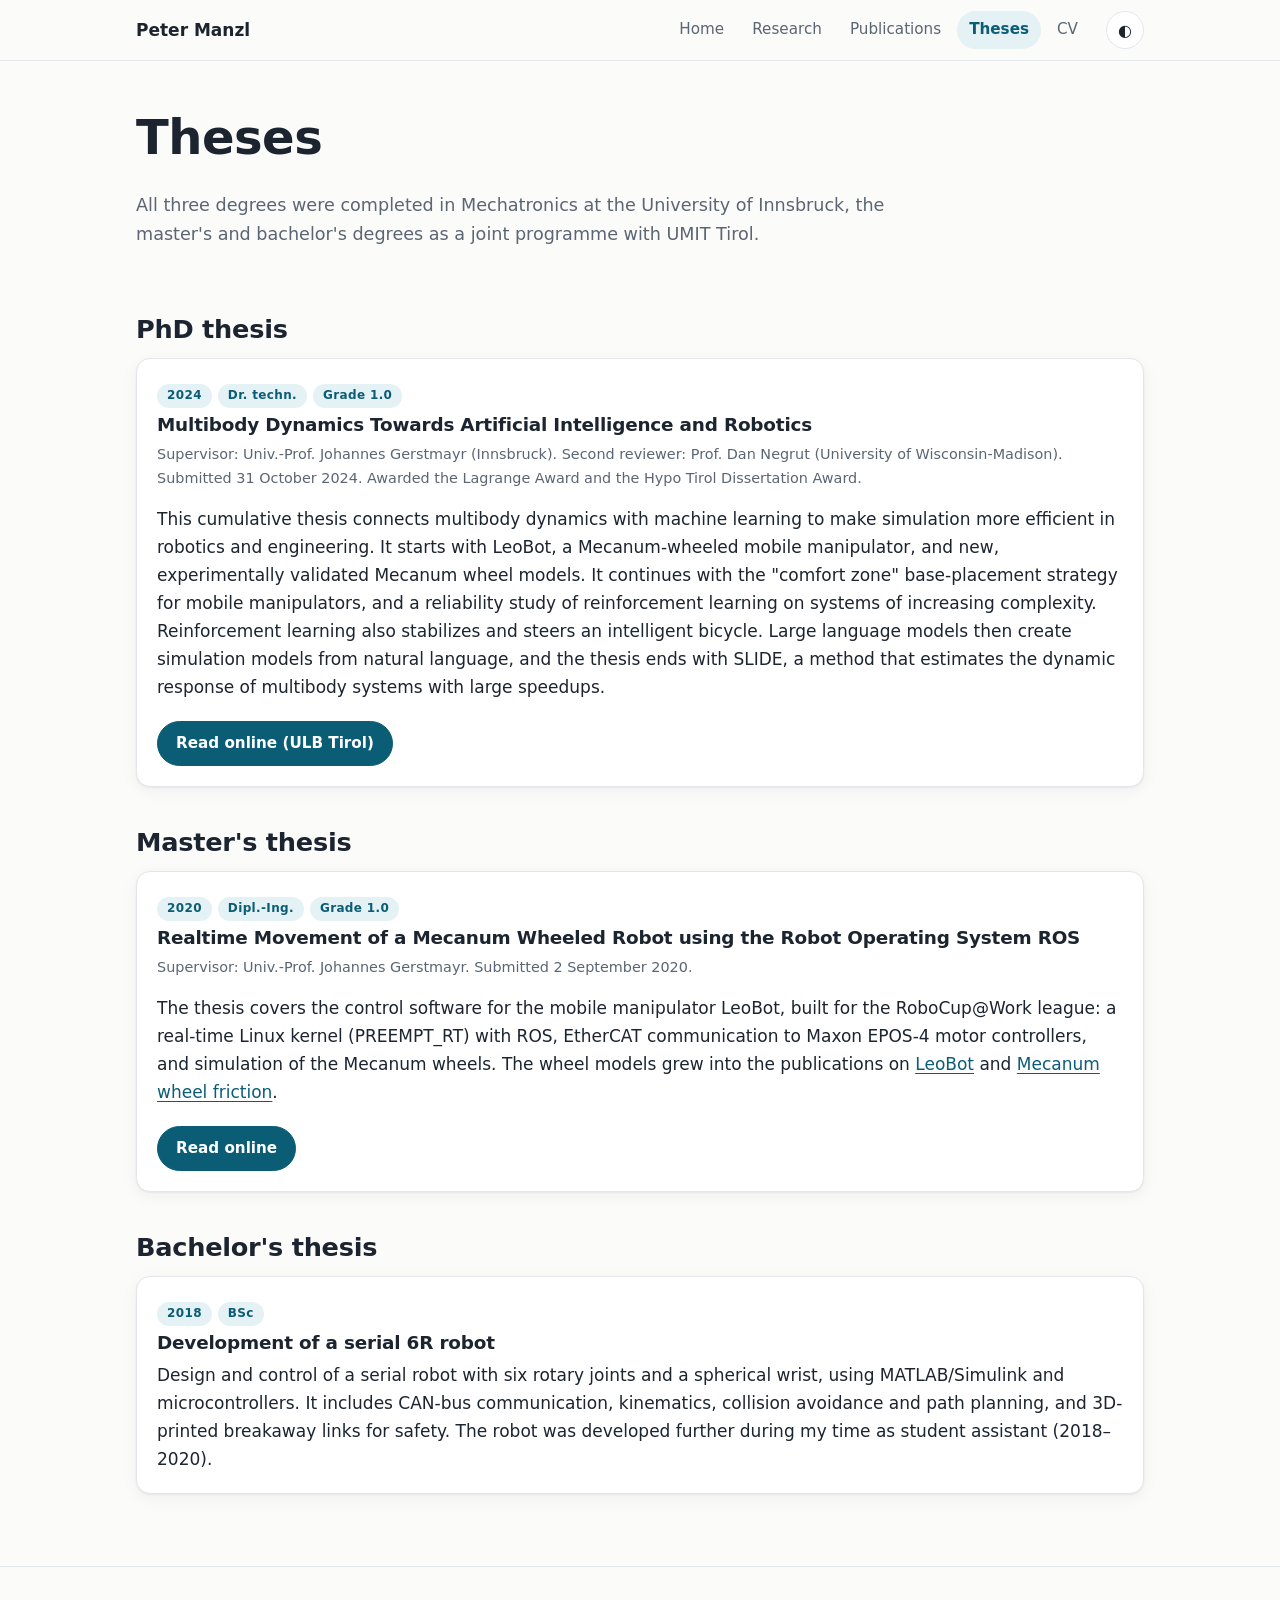
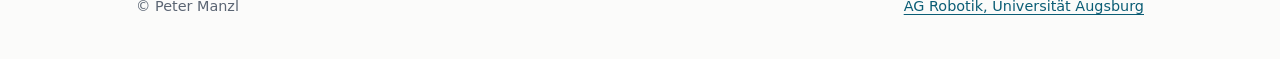
<file: theses.html>
<!doctype html>
<html lang="en">
<head>
  <meta charset="utf-8">
  <meta name="viewport" content="width=device-width, initial-scale=1">
  <title>Theses – Peter Manzl</title>
  <meta name="description" content="Bachelor's, master's and doctoral theses of Peter Manzl, University of Innsbruck.">
  <link rel="icon" href="figures/Icon.png">
  <link rel="stylesheet" href="assets/style.css">
  <script src="assets/site.js" defer></script>
</head>
<body>
<header class="site-header">
  <div class="wrap">
    <a class="brand" href="index.html">Peter Manzl</a>
    <nav class="nav" id="nav" aria-label="Main">
      <a href="index.html">Home</a>
      <a href="research.html">Research</a>
      <a href="literature.html">Publications</a>
      <a href="theses.html" aria-current="page">Theses</a>
      <a href="cv.html">CV</a>
    </nav>
    <button class="icon-btn" id="theme-toggle" aria-label="Toggle light/dark mode">◐</button>
    <button class="icon-btn" id="nav-toggle" aria-label="Menu" aria-expanded="false">☰</button>
  </div>
</header>

<main class="wrap">
  <div class="page-head">
    <h1>Theses</h1>
    <p>All three degrees were completed in Mechatronics at the University of Innsbruck, the master's and bachelor's degrees as a joint programme with UMIT Tirol.</p>
  </div>

  <h2>PhD thesis</h2>
  <article class="card">
    <span class="tag">2024</span><span class="tag">Dr. techn.</span><span class="tag">Grade 1.0</span>
    <h3>Multibody Dynamics Towards Artificial Intelligence and Robotics</h3>
    <p class="muted small">Supervisor: Univ.-Prof. Johannes Gerstmayr (Innsbruck). Second reviewer: Prof. Dan Negrut (University of Wisconsin-Madison). Submitted 31 October 2024. Awarded the Lagrange Award and the Hypo Tirol Dissertation Award.</p>
    <p>This cumulative thesis connects multibody dynamics with machine learning to make simulation more efficient in robotics and engineering. It starts with LeoBot, a Mecanum-wheeled mobile manipulator, and new, experimentally validated Mecanum wheel models. It continues with the "comfort zone" base-placement strategy for mobile manipulators, and a reliability study of reinforcement learning on systems of increasing complexity. Reinforcement learning also stabilizes and steers an intelligent bicycle. Large language models then create simulation models from natural language, and the thesis ends with SLIDE, a method that estimates the dynamic response of multibody systems with large speedups.</p>
    <div class="btn-row">
      <a class="btn primary" href="https://ulb-dok.uibk.ac.at/urn/urn:nbn:at:at-ubi:1-165125">Read online (ULB Tirol)</a>
    </div>
  </article>

  <h2>Master's thesis</h2>
  <article class="card">
    <span class="tag">2020</span><span class="tag">Dipl.-Ing.</span><span class="tag">Grade 1.0</span>
    <h3>Realtime Movement of a Mecanum Wheeled Robot using the Robot Operating System ROS</h3>
    <p class="muted small">Supervisor: Univ.-Prof. Johannes Gerstmayr. Submitted 2 September 2020.</p>
    <p>The thesis covers the control software for the mobile manipulator LeoBot, built for the RoboCup@Work league: a real-time Linux kernel (PREEMPT_RT) with ROS, EtherCAT communication to Maxon EPOS-4 motor controllers, and simulation of the Mecanum wheels. The wheel models grew into the publications on <a href="https://doi.org/10.1007/978-3-031-28469-4_11">LeoBot</a> and <a href="https://doi.org/10.1016/j.mechmachtheory.2023.105548">Mecanum wheel friction</a>.</p>
    <div class="btn-row">
      <a class="btn primary" href="https://ulb-dok.uibk.ac.at/ulbtirolhs/content/titleinfo/5342104">Read online</a>
    </div>
  </article>

  <h2>Bachelor's thesis</h2>
  <article class="card">
    <span class="tag">2018</span><span class="tag">BSc</span>
    <h3>Development of a serial 6R robot</h3>
    <p>Design and control of a serial robot with six rotary joints and a spherical wrist, using MATLAB/Simulink and microcontrollers. It includes CAN-bus communication, kinematics, collision avoidance and path planning, and 3D-printed breakaway links for safety. The robot was developed further during my time as student assistant (2018–2020).</p>
  </article>
</main>

<footer class="site-footer">
  <div class="wrap">
    <span>© Peter Manzl</span>
    <span><a href="https://www.uni-augsburg.de/de/fakultaet/mntf/mrm/prof/mech/forschung/ag-robotik/">AG Robotik, Universität Augsburg</a></span>
  </div>
</footer>
</body>
</html>
</file>
<file: assets/style.css>
:root {
  --bg: #fbfbfa;
  --surface: #ffffff;
  --text: #1c2430;
  --muted: #5b6573;
  --border: #e3e6ea;
  --accent: #0b5d75;
  --accent-soft: #e4f1f5;
  --accent-text: #ffffff;
  --shadow: 0 1px 2px rgba(20, 30, 45, .06), 0 4px 16px rgba(20, 30, 45, .05);
  --radius: 14px;
  --maxw: 1040px;
}
@media (prefers-color-scheme: dark) {
  :root:not([data-theme="light"]) {
    --bg: #0f141a;
    --surface: #171e26;
    --text: #e8ecf0;
    --muted: #9aa5b1;
    --border: #28313b;
    --accent: #6cc4dc;
    --accent-soft: #14303a;
    --accent-text: #0b1a20;
    --shadow: none;
  }
}
:root[data-theme="dark"] {
  --bg: #0f141a;
  --surface: #171e26;
  --text: #e8ecf0;
  --muted: #9aa5b1;
  --border: #28313b;
  --accent: #6cc4dc;
  --accent-soft: #14303a;
  --accent-text: #0b1a20;
  --shadow: none;
}

* { box-sizing: border-box; }
html { scroll-behavior: smooth; }
body {
  margin: 0;
  background: var(--bg);
  color: var(--text);
  font: 17px/1.65 system-ui, -apple-system, "Segoe UI", Roboto, "Helvetica Neue", Arial, sans-serif;
  -webkit-font-smoothing: antialiased;
}
img { max-width: 100%; display: block; }
a { color: var(--accent); text-underline-offset: 3px; }
a:hover { text-decoration-thickness: 2px; }
h1, h2, h3 { line-height: 1.2; letter-spacing: -.01em; margin: 0 0 .5em; }
h1 { font-size: clamp(2rem, 5vw, 3rem); }
h2 { font-size: 1.6rem; margin-top: 2.5rem; }
h3 { font-size: 1.15rem; }
p { margin: 0 0 1em; }
.wrap { max-width: var(--maxw); margin: 0 auto; padding: 0 16px; }
.muted { color: var(--muted); }
.small { font-size: .9rem; }

/* header */
.site-header {
  position: sticky; top: 0; z-index: 10;
  background: color-mix(in srgb, var(--bg) 88%, transparent);
  backdrop-filter: blur(8px);
  border-bottom: 1px solid var(--border);
}
.site-header .wrap { display: flex; align-items: center; gap: 16px; min-height: 60px; }
.brand { font-weight: 700; color: var(--text); text-decoration: none; margin-right: auto; }
.nav { display: flex; gap: 4px; }
.nav a {
  color: var(--muted); text-decoration: none; padding: 6px 12px; border-radius: 999px; font-size: .95rem;
}
.nav a:hover { color: var(--text); background: var(--accent-soft); }
.nav a[aria-current="page"] { color: var(--accent); background: var(--accent-soft); font-weight: 600; }
.icon-btn {
  border: 1px solid var(--border); background: var(--surface); color: var(--text);
  border-radius: 999px; width: 38px; height: 38px; cursor: pointer; font-size: 1rem;
}
.icon-btn:hover { border-color: var(--accent); }
#nav-toggle { display: none; }
@media (max-width: 720px) {
  #nav-toggle { display: inline-block; }
  .nav {
    display: none; position: absolute; top: 60px; left: 0; right: 0;
    flex-direction: column; padding: 8px 16px 16px;
    background: var(--bg); border-bottom: 1px solid var(--border);
  }
  .nav.open { display: flex; }
}

/* hero */
.hero { padding: 56px 0 24px; }
.hero .wrap { display: grid; grid-template-columns: 1fr 260px; gap: 40px; align-items: center; }
.hero .eyebrow { color: var(--accent); font-weight: 600; letter-spacing: .06em; text-transform: uppercase; font-size: .8rem; margin-bottom: 12px; }
.hero .lead { font-size: 1.2rem; color: var(--muted); max-width: 60ch; }
.portrait { width: 260px; height: 260px; object-fit: cover; border-radius: 50%; border: 4px solid var(--surface); box-shadow: var(--shadow); }
@media (max-width: 720px) {
  .hero { padding-top: 32px; }
  .hero .wrap { grid-template-columns: 1fr; }
  .portrait { width: 160px; height: 160px; order: -1; }
}

.btn-row { display: flex; flex-wrap: wrap; gap: 10px; margin-top: 20px; }
.btn {
  display: inline-block; padding: 9px 18px; border-radius: 999px; text-decoration: none; font-weight: 600; font-size: .95rem;
  border: 1px solid var(--accent); color: var(--accent);
}
.btn:hover { background: var(--accent-soft); }
.btn.primary { background: var(--accent); color: var(--accent-text); }
.btn.primary:hover { filter: brightness(1.08); }

/* page title block */
.page-head { padding: 48px 0 8px; }
.page-head p { color: var(--muted); max-width: 70ch; font-size: 1.1rem; }

/* cards */
.grid { display: grid; gap: 16px; grid-template-columns: repeat(auto-fill, minmax(280px, 1fr)); }
.card {
  background: var(--surface); border: 1px solid var(--border); border-radius: var(--radius);
  padding: 20px; box-shadow: var(--shadow);
}
.card h3 { margin-bottom: .4em; }
.card p:last-child { margin-bottom: 0; }
.tag {
  display: inline-block; font-size: .75rem; font-weight: 600; letter-spacing: .03em;
  padding: 2px 10px; border-radius: 999px; background: var(--accent-soft); color: var(--accent); margin: 0 6px 6px 0;
}

/* timeline */
.timeline { list-style: none; margin: 0; padding: 0; border-left: 2px solid var(--border); }
.timeline li { position: relative; padding: 0 0 22px 22px; }
.timeline li::before {
  content: ""; position: absolute; left: -7px; top: 8px; width: 12px; height: 12px; border-radius: 50%;
  background: var(--accent); border: 2px solid var(--bg);
}
.timeline .when { color: var(--muted); font-size: .9rem; }
.timeline h3 { margin: 0 0 .15em; }
.timeline ul { margin: .4em 0 0; padding-left: 1.2em; }

.two-col { display: grid; gap: 40px; grid-template-columns: 2fr 1fr; }
@media (max-width: 800px) { .two-col { grid-template-columns: 1fr; gap: 0; } }
.chips { display: flex; flex-wrap: wrap; gap: 6px; margin-bottom: 14px; }
.chips span {
  border: 1px solid var(--border); border-radius: 8px; padding: 2px 10px; font-size: .88rem; background: var(--surface);
}

/* publications */
.pubs { list-style: none; padding: 0; margin: 0; }
.pubs li { padding: 14px 0; border-bottom: 1px solid var(--border); }
.pubs li:last-child { border-bottom: 0; }
.pubs .title { font-weight: 600; }
.pubs .venue { color: var(--muted); font-size: .95rem; }
.pubs a.doi { font-size: .9rem; }
.pubs .note { margin: 6px 0 0; font-size: .95rem; }
.pubs strong { font-weight: 700; }

.site-footer { margin-top: 72px; border-top: 1px solid var(--border); padding: 28px 0 40px; color: var(--muted); font-size: .9rem; }
.site-footer .wrap { display: flex; flex-wrap: wrap; justify-content: space-between; gap: 12px; }

:focus-visible { outline: 3px solid var(--accent); outline-offset: 2px; }

@media print {
  .site-header, .site-footer, .btn-row, .icon-btn { display: none; }
  body { background: #fff; color: #000; font-size: 11pt; }
  .card { box-shadow: none; }
}
</file>
